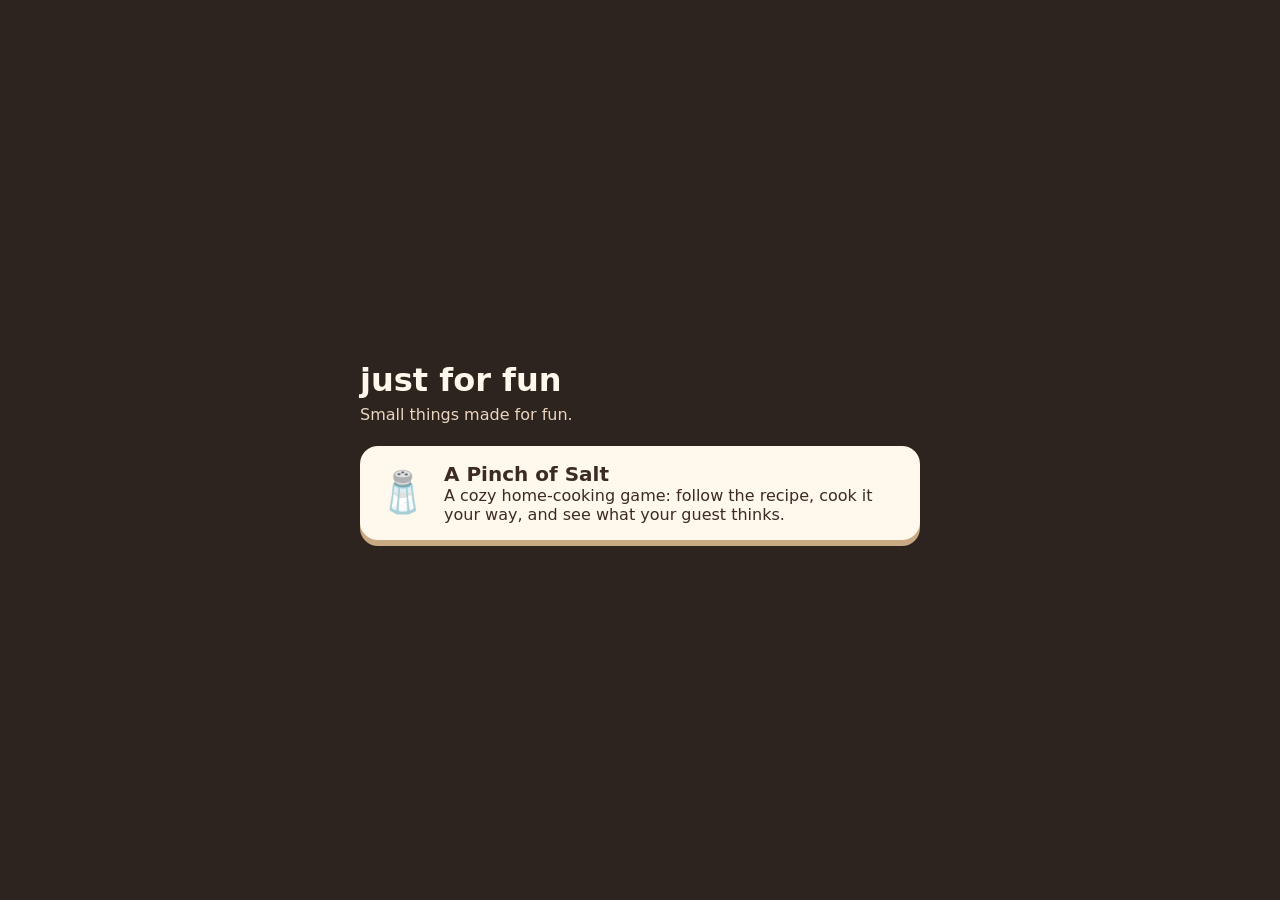
<file: index.html>
<!doctype html>
<html lang="en">
<head>
  <meta charset="utf-8">
  <meta name="viewport" content="width=device-width, initial-scale=1">
  <title>just for fun</title>
  <style>
    body { margin: 0; min-height: 100vh; display: grid; place-items: center; background: #2d241f; color: #fff8ec; font-family: system-ui, sans-serif; padding: 16px; box-sizing: border-box; }
    main { max-width: 560px; width: 100%; }
    h1 { font-size: 32px; margin: 0 0 6px; }
    p { color: #e8d6bf; margin: 0 0 22px; }
    a.card { display: flex; gap: 16px; align-items: center; background: #fff8ec; color: #3c2b22; text-decoration: none; border-radius: 18px; padding: 16px 18px; box-shadow: 0 6px 0 #c9a983; }
    a.card:hover { transform: translateY(-2px); }
    .icon { font-size: 40px; }
    b { display: block; font-size: 20px; }
  </style>
</head>
<body>
  <main>
    <h1>just for fun</h1>
    <p>Small things made for fun.</p>
    <a class="card" href="pinch-of-salt/"><span class="icon">🧂</span><span><b>A Pinch of Salt</b>A cozy home-cooking game: follow the recipe, cook it your way, and see what your guest thinks.</span></a>
  </main>
</body>
</html>
</file>
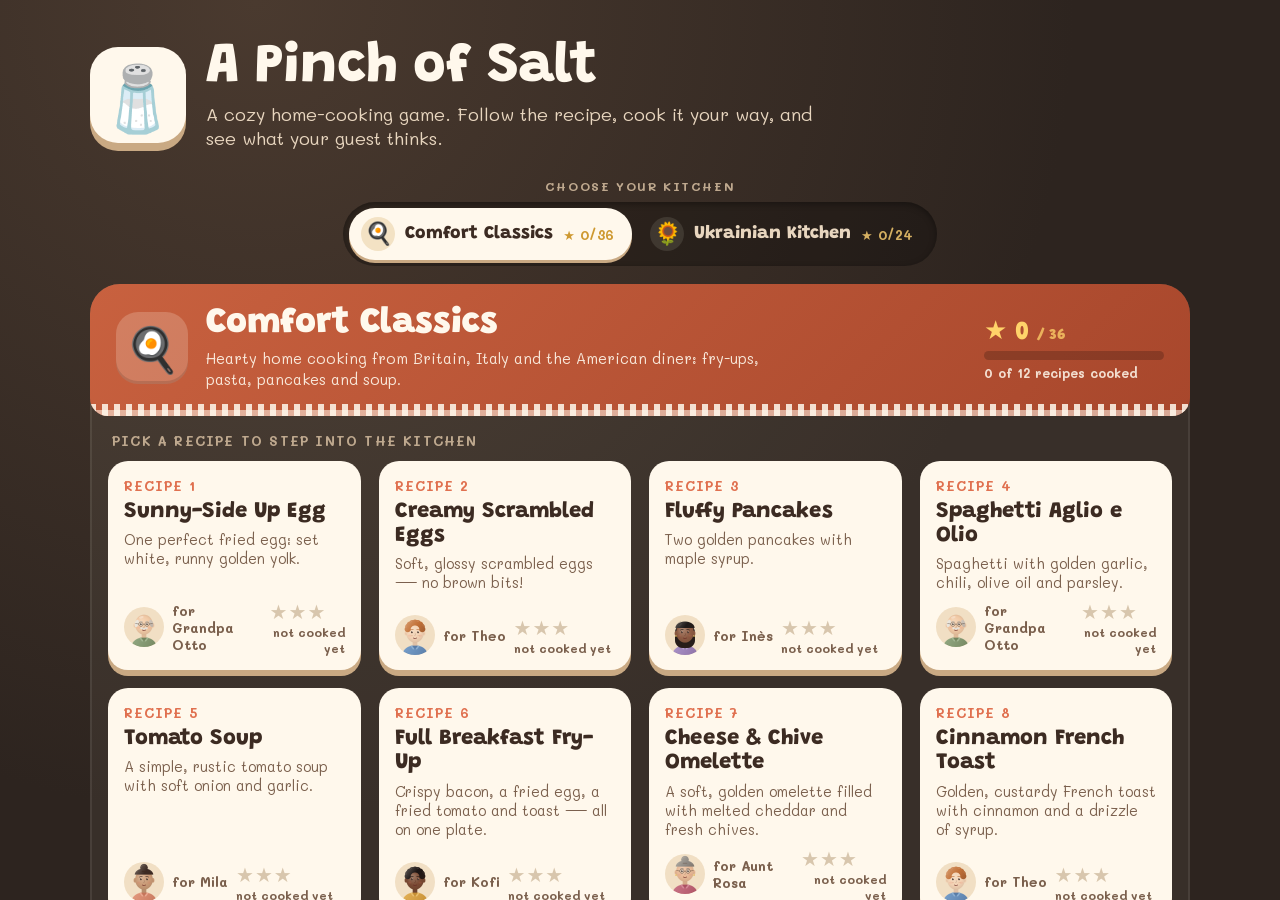
<file: pinch-of-salt/index.html>
<!doctype html>
<html lang="en">
<head>
  <meta charset="utf-8">
  <meta name="viewport" content="width=device-width, initial-scale=1">
  <title>A Pinch of Salt</title>
  <link rel="preconnect" href="https://fonts.googleapis.com">
  <link rel="stylesheet" href="https://fonts.googleapis.com/css2?family=Grandstander:wght@600;800;900&family=Mali:wght@500;600;700&display=swap">
  <link rel="stylesheet" href="css/style.css">
</head>
<body>
  <div id="app">
    <!-- level select -->
    <section id="menu" class="screen">
      <header class="menu-head">
        <div class="logo">🧂</div>
        <div>
          <h1>A Pinch of Salt</h1>
          <p class="tag">A cozy home-cooking game. Follow the recipe, cook it your way, and see what your guest thinks.</p>
        </div>
      </header>
      <div class="world-switch-wrap">
        <div class="ws-label">Choose your kitchen</div>
        <nav id="cuisines" class="world-switch" role="tablist" aria-label="Kitchen"></nav>
      </div>
      <section id="world" class="world" role="tabpanel">
        <div id="worldBanner" class="world-banner"></div>
        <div class="world-hint">Pick a recipe to step into the kitchen</div>
        <div id="levels" class="levels"></div>
      </section>
      <footer class="menu-foot">
        <button class="btn ghost" data-act="help">How to play</button>
        <button class="btn ghost" data-act="sound" id="soundBtnMenu">Sound: on</button>
        <button class="btn ghost" data-act="resetScores">Reset scores</button>
      </footer>
    </section>

    <!-- kitchen -->
    <section id="game" class="screen hidden">
      <div id="stage"><canvas id="cv"></canvas></div>
      <aside id="side">
        <div class="diner-card">
          <canvas id="dinerMini" width="160" height="160"></canvas>
          <div>
            <div class="for">Cooking for</div>
            <div class="name" id="dinerName"></div>
            <div class="best" id="bestLine"></div>
            <div class="cuisine-line" id="cuisineLine"></div>
          </div>
        </div>
        <div class="recipe-card" id="recipeCard"></div>
        <div class="controls">
          <div class="speed">
            <span>Time</span>
            <button class="btn small seg" data-speed="1">1×</button>
            <button class="btn small seg" data-speed="3">3×</button>
            <button class="btn small seg" data-speed="8">8×</button>
          </div>
          <div class="row">
            <button class="btn small" data-act="help">Help</button>
            <button class="btn small" data-act="sound" id="soundBtn">Sound</button>
            <button class="btn small" data-act="restart">Restart</button>
            <button class="btn small" data-act="menu">Menu</button>
          </div>
        </div>
      </aside>
    </section>

    <!-- verdict -->
    <div id="verdict" class="modal hidden">
      <div class="verdict-box">
        <div class="verdict-left">
          <canvas id="dinerBig" width="360" height="360"></canvas>
          <div class="verdict-name" id="verdictName"></div>
        </div>
        <div class="verdict-right">
          <div class="verdict-title" id="verdictTitle"></div>
          <div class="talk" id="talk"></div>
          <div class="result hidden" id="result">
            <div class="stars" id="stars"></div>
            <div class="score"><span id="scoreNum">0</span><small>/100</small></div>
            <div class="best-note" id="bestNote"></div>
            <details id="details"><summary>What the guest noticed</summary><div id="detailBody"></div></details>
            <div class="row">
              <button class="btn" data-act="retry">Cook again</button>
              <button class="btn primary" data-act="next" id="nextBtn">Next recipe</button>
              <button class="btn ghost" data-act="menu">Menu</button>
            </div>
          </div>
        </div>
      </div>
    </div>

    <!-- help -->
    <div id="help" class="modal hidden">
      <div class="help-box">
        <h2>How to cook</h2>
        <ul>
          <li><b>Cuisines:</b> each cuisine stocks the kitchen with its own ingredients. Pick one at the top of the menu.</li>
          <li><b>Drag</b> food and containers around. Pans, pots, plates and bowls live on the wall — drag them down to the counter or the stove.</li>
          <li><b>Pour</b> by holding a jar, bottle or container over another container. Pouring starts after a moment; let go when you have enough. The amount is shown as you pour.</li>
          <li><b>Eggs:</b> drop one into a bowl or pan, then click it to crack it. A boiled egg can be clicked to peel.</li>
          <li><b>Utensils</b> hang on the wall. Click one to pick it up, then:
            spoon / whisk — hold the mouse on a pot or bowl to stir or whisk ·
            spatula — click food in a pan to flip it, hold to stir ·
            tasting spoon — click a dish to taste it ·
            ladle — click a pot or bowl to scoop, then click (or drag to) where it should go: a pot of soup gives a bowlful, a thick batter or curd dough gives one dollop, so you can fry syrnyky or deruny side by side or drop dumplings into boiling water ·
            knife (on the cutting board) — click or hold on food on the board; more chops = finer pieces.
            Right-click or <b>Esc</b> puts it down.</li>
          <li><b>Stove:</b> click the right half of a knob to turn the heat up, the left half to turn it down (or scroll).</li>
          <li><b>Sink:</b> put a pot in the sink and click the tap to fill it. Hold a pot over the empty sink to drain the liquid — the solids stay in.</li>
          <li><b>Toaster:</b> drop bread in, press the lever. The dial sets how dark.</li>
          <li><b>Mixing:</b> whisking a bowl turns liquids, powders, cracked eggs and anything grated or minced into one batter.</li>
          <li><b>Compost:</b> drop food on it, or drop a container on it to empty it.</li>
          <li><b>Serve:</b> put the finished dish on the serving tray and ring the bell. Your guest only judges the food — not the steps you took.</li>
          <li>Hover over anything to see what it is, how hot it is and how cooked it is. Use the time buttons to speed up waiting.</li>
        </ul>
        <div class="row"><button class="btn primary" data-act="closeHelp">Let's cook</button></div>
      </div>
    </div>
  </div>

  <script src="js/util.js"></script>
  <script src="js/ingredients.js"></script>
  <script src="js/sim.js"></script>
  <script src="js/cuisines.js"></script>
  <script src="js/recipes.js"></script>
  <script src="js/judge.js"></script>
  <script src="js/draw.js"></script>
  <script src="js/art.js"></script>
  <script src="js/audio.js"></script>
  <script src="js/kitchen.js"></script>
  <script src="js/ui.js"></script>
</body>
</html>
</file>
<file: pinch-of-salt/css/style.css>
:root {
  --font-display: Grandstander, 'Trebuchet MS', system-ui, sans-serif;
  --font-body: Mali, 'Trebuchet MS', system-ui, sans-serif;
  --bg: #2d241f;
  --paper: #fff8ec;
  --paper-2: #f6ead6;
  --ink: #3c2b22;
  --ink-soft: #7a5f4c;
  --accent: #e0704f;
  --accent-2: #6f9b6a;
  --line: #e2cfb3;
  --star: #f3b33d;
}
* { box-sizing: border-box; }
html, body { margin: 0; height: 100%; background: var(--bg); color: var(--ink); font-family: var(--font-body); }
body { overflow: hidden; }
button { font-family: inherit; }
.hidden { display: none !important; }
#app { position: fixed; inset: 0; }
.screen { position: absolute; inset: 0; }

/* ---------- menu ---------- */
#menu { overflow-y: auto; background: radial-gradient(circle at 20% 0%, #4a3a2f 0%, #2d241f 60%); padding: 40px 16px 24px; }
.menu-head { max-width: 1100px; margin: 0 auto 28px; display: flex; gap: 20px; align-items: center; color: var(--paper); }
.logo { font-size: 64px; width: 96px; height: 96px; display: grid; place-items: center; background: var(--paper); border-radius: 28px; box-shadow: 0 8px 0 #c9a983; }
h1 { font-family: var(--font-display); font-weight: 800; font-size: clamp(34px, 5vw, 56px); margin: 0; letter-spacing: -0.5px; }
.tag { margin: 6px 0 0; color: #e8d6bf; font-size: 18px; max-width: 640px; }
.levels { max-width: 1100px; margin: 0 auto; display: grid; grid-template-columns: repeat(auto-fill, minmax(240px, 1fr)); gap: 18px; }
.level { background: var(--paper); border-radius: 20px; padding: 16px 16px 14px; cursor: pointer; border: none; text-align: left; color: var(--ink); box-shadow: 0 6px 0 #c9a983; transition: transform 0.12s ease, box-shadow 0.12s ease; display: flex; flex-direction: column; gap: 6px; min-height: 196px; }
.level:hover { transform: translateY(-3px); box-shadow: 0 9px 0 #c9a983; }
.level:active { transform: translateY(2px); box-shadow: 0 3px 0 #c9a983; }
.level .num { font-size: 13px; font-weight: 900; color: var(--accent); letter-spacing: 1px; text-transform: uppercase; }
.level .title { font-family: var(--font-display); font-size: 22px; font-weight: 800; line-height: 1.1; }
.level .blurb { font-size: 14.5px; color: var(--ink-soft); flex: 1; }
.level .foot { display: flex; align-items: center; justify-content: space-between; gap: 8px; }
.level .who { display: flex; align-items: center; gap: 8px; font-size: 13.5px; color: var(--ink-soft); font-weight: 800; }
.level canvas { width: 40px; height: 40px; border-radius: 50%; background: #f1dfc4; }
.level .st { font-size: 20px; letter-spacing: 1px; color: #d8c6ad; white-space: nowrap; }
.level .st b { color: var(--star); font-weight: 900; }
.level .sc { font-size: 12px; color: var(--ink-soft); font-weight: 800; text-align: right; }
.level.free { background: #e9f2e4; box-shadow: 0 6px 0 #a9c49f; }
.menu-foot { max-width: 1100px; margin: 26px auto 0; display: flex; gap: 10px; flex-wrap: wrap; }

/* ---------- buttons ---------- */
.btn { border: none; background: var(--paper-2); color: var(--ink); font-weight: 800; font-size: 15px; padding: 10px 16px; border-radius: 12px; cursor: pointer; box-shadow: 0 3px 0 #cdb291; }
.btn:hover { filter: brightness(1.04); }
.btn:active { transform: translateY(2px); box-shadow: 0 1px 0 #cdb291; }
.btn.primary { background: var(--accent); color: #fff; box-shadow: 0 3px 0 #a94d33; }
.btn.ghost { background: transparent; color: #f1e2cd; box-shadow: inset 0 0 0 2px #6a5646; }
.verdict-box .btn.ghost { color: var(--ink-soft); box-shadow: inset 0 0 0 2px var(--line); }
.btn.small { font-size: 13.5px; padding: 7px 11px; border-radius: 10px; }
.btn.seg.on { background: var(--accent-2); color: #fff; box-shadow: 0 3px 0 #4b7347; }

/* ---------- game ---------- */
#game { display: flex; }
#stage { flex: 1; position: relative; min-width: 0; }
#cv { position: absolute; inset: 0; width: 100%; height: 100%; display: block; touch-action: none; }
#side { width: clamp(270px, 24vw, 360px); flex: none; background: var(--paper); display: flex; flex-direction: column; border-left: 6px solid #c9a983; }
.diner-card { display: flex; gap: 12px; align-items: center; padding: 14px 16px; background: var(--paper-2); border-bottom: 2px dashed var(--line); }
.diner-card canvas { width: 72px; height: 72px; border-radius: 50%; background: #f1dfc4; flex: none; }
.diner-card .for { font-size: 12px; font-weight: 900; color: var(--ink-soft); text-transform: uppercase; letter-spacing: 1px; }
.diner-card .name { font-family: var(--font-display); font-size: 22px; font-weight: 800; }
.diner-card .best { font-size: 13px; color: var(--ink-soft); font-weight: 700; }
.recipe-card { flex: 1; overflow-y: auto; padding: 14px 18px 18px; font-size: 15px; line-height: 1.45; }
.recipe-card h2 { font-family: var(--font-display); font-size: 25px; margin: 2px 0 4px; line-height: 1.1; }
.recipe-card .blurb { margin: 0 0 8px; color: var(--ink-soft); font-style: italic; }
.recipe-card h3 { font-size: 13px; text-transform: uppercase; letter-spacing: 1.2px; color: var(--accent); margin: 14px 0 6px; }
.recipe-card ul { margin: 0; padding-left: 20px; }
.recipe-card ol { margin: 0; padding-left: 22px; }
.recipe-card li { margin: 3px 0; }
.recipe-card ol li { margin: 7px 0; }
.recipe-card .hint { margin-top: 14px; background: #fff1cf; border-radius: 12px; padding: 9px 12px; font-size: 14px; color: #6b4f2a; }
.recipe-card .free-tips li { margin: 6px 0; }
.controls { padding: 10px 14px 14px; border-top: 2px dashed var(--line); display: flex; flex-direction: column; gap: 8px; }
.controls .row, .verdict-box .row, .help-box .row { display: flex; gap: 8px; flex-wrap: wrap; }
.speed { display: flex; gap: 6px; align-items: center; font-weight: 900; font-size: 13px; color: var(--ink-soft); text-transform: uppercase; letter-spacing: 1px; }
.speed span { margin-right: 4px; }

/* ---------- modals ---------- */
.modal { position: fixed; inset: 0; background: rgba(30, 22, 18, 0.62); display: grid; place-items: center; padding: 16px; z-index: 10; }
.verdict-box { background: var(--paper); border-radius: 26px; width: min(880px, 100%); max-height: calc(100vh - 32px); overflow-y: auto; display: flex; gap: 10px; padding: 22px; box-shadow: 0 10px 0 #c9a983; }
.verdict-left { flex: none; width: 260px; display: flex; flex-direction: column; align-items: center; }
.verdict-left canvas { width: 260px; height: 260px; border-radius: 50%; background: radial-gradient(circle at 50% 40%, #fbe9cc, #efd2a8); }
.verdict-name { font-family: var(--font-display); font-size: 24px; font-weight: 800; margin-top: 8px; }
.verdict-right { flex: 1; min-width: 0; display: flex; flex-direction: column; gap: 10px; }
.verdict-title { font-weight: 900; color: var(--ink-soft); text-transform: uppercase; letter-spacing: 1.2px; font-size: 13px; }
.talk { display: flex; flex-direction: column; gap: 8px; }
.say { background: #fff; border-radius: 16px 16px 16px 4px; padding: 10px 14px; font-size: 17px; font-weight: 700; box-shadow: 0 2px 0 var(--line); animation: pop 0.25s ease-out; border-left: 5px solid #d8c6ad; }
.say.good { border-left-color: var(--accent-2); }
.say.bad { border-left-color: var(--accent); }
.say.meh { border-left-color: var(--star); }
.say.action { background: transparent; box-shadow: none; font-style: italic; color: var(--ink-soft); padding: 2px 4px; border: none; }
@keyframes pop { from { transform: translateY(6px) scale(0.97); opacity: 0; } to { transform: none; opacity: 1; } }
.result { margin-top: 6px; display: flex; flex-direction: column; gap: 10px; }
.stars { font-size: 44px; letter-spacing: 4px; color: #e0d2bd; line-height: 1; }
.stars .on { color: var(--star); display: inline-block; animation: starpop 0.35s ease-out both; }
@keyframes starpop { from { transform: scale(0.2) rotate(-40deg); } 70% { transform: scale(1.25); } to { transform: none; } }
.score { font-family: var(--font-display); font-size: 40px; font-weight: 800; }
.score small { font-size: 18px; color: var(--ink-soft); margin-left: 4px; }
.best-note { font-weight: 800; color: var(--accent-2); }
details { background: var(--paper-2); border-radius: 12px; padding: 8px 12px; font-size: 14.5px; }
summary { cursor: pointer; font-weight: 800; }
#detailBody p { margin: 6px 0; }
#detailBody .pen { color: var(--accent); font-weight: 900; margin-left: 6px; white-space: nowrap; }
.help-box { background: var(--paper); border-radius: 24px; width: min(760px, 100%); max-height: calc(100vh - 32px); overflow-y: auto; padding: 22px 26px; box-shadow: 0 10px 0 #c9a983; }
.help-box h2 { font-family: var(--font-display); margin: 0 0 8px; }
.help-box li { margin: 8px 0; line-height: 1.45; }

@media (max-width: 900px) {
  #game { flex-direction: column; }
  #side { width: 100%; height: 42%; border-left: none; border-top: 6px solid #c9a983; }
  #stage { flex: 1; }
  .verdict-box { flex-direction: column; align-items: center; }
  .verdict-left { width: 100%; }
  .verdict-left canvas { width: 180px; height: 180px; }
}

/* ---------- kitchens ("worlds") ---------- */
.world-switch-wrap { max-width: 1100px; margin: 0 auto 18px; display: flex; flex-direction: column; align-items: center; gap: 8px; }
.ws-label { font-size: 12px; font-weight: 800; letter-spacing: 1.6px; text-transform: uppercase; color: #bfa98f; }
.world-switch { display: inline-flex; gap: 6px; padding: 6px; border-radius: 999px; background: rgba(0, 0, 0, 0.28); box-shadow: inset 0 2px 6px rgba(0, 0, 0, 0.35); flex-wrap: wrap; justify-content: center; }
.world-pill { display: inline-flex; align-items: center; gap: 10px; border: none; cursor: pointer; border-radius: 999px; padding: 9px 18px 9px 12px; background: transparent; color: #e8d6bf; font-family: var(--font-display); font-weight: 800; font-size: 18px; transition: background 0.18s ease, color 0.18s ease; }
.world-pill:hover { background: rgba(255, 248, 236, 0.08); }
.world-pill .wp-icon { font-size: 22px; width: 34px; height: 34px; display: grid; place-items: center; border-radius: 50%; background: rgba(255, 248, 236, 0.1); }
.world-pill .wp-stars { font-family: var(--font-body); font-size: 13px; font-weight: 700; color: #e9c06a; opacity: 0.9; }
.world-pill.on { background: var(--paper); color: var(--ink); box-shadow: 0 3px 0 #c9a983; }
.world-pill.on .wp-icon { background: #f3e2c4; }
.world-pill.on .wp-stars { color: #c98f1d; }

.world { max-width: 1100px; margin: 0 auto; border-radius: 30px; padding: 0 18px 20px; background: rgba(255, 248, 236, 0.05); box-shadow: inset 0 0 0 2px rgba(255, 248, 236, 0.08); }
.world.enter { animation: worldIn 0.35s ease-out; }
@keyframes worldIn { from { opacity: 0; transform: translateY(10px); } to { opacity: 1; transform: none; } }
.world-banner { position: relative; margin: 0 -18px 0; padding: 22px 26px 26px; border-radius: 30px 30px 18px 18px; display: flex; align-items: center; gap: 18px; color: #fff8ec; overflow: hidden; }
.world-banner::after { content: ''; position: absolute; left: 0; right: 0; bottom: 0; height: 10px; }
.world.classics .world-banner { background: linear-gradient(135deg, #c8613f, #a8472c); }
.world.classics .world-banner::after { height: 12px; background: repeating-linear-gradient(90deg, rgba(255,248,236,0.85) 0 6px, transparent 6px 12px), repeating-linear-gradient(0deg, rgba(255,248,236,0.55) 0 6px, transparent 6px 12px); }
.world.ukrainian .world-banner { background: linear-gradient(135deg, #f7efe0, #efe2c9); color: var(--ink); }
.world.ukrainian .world-banner::after { height: 12px; background:
  repeating-linear-gradient(90deg, transparent 0 4px, #b8222b 4px 8px, transparent 8px 12px, #2a1d1a 12px 16px, transparent 16px 20px, #b8222b 20px 24px, transparent 24px 28px); opacity: 0.9; }
.wb-icon { font-size: 44px; width: 72px; height: 72px; flex: none; display: grid; place-items: center; border-radius: 22px; background: rgba(255, 248, 236, 0.2); box-shadow: inset 0 -3px 0 rgba(0, 0, 0, 0.12); }
.world.ukrainian .wb-icon { background: #fff; box-shadow: inset 0 -3px 0 rgba(120, 80, 40, 0.15); }
.wb-text { flex: 1; min-width: 0; }
.wb-title { display: flex; align-items: baseline; gap: 12px; flex-wrap: wrap; }
.wb-name { font-family: var(--font-display); font-size: clamp(26px, 3.4vw, 36px); font-weight: 900; line-height: 1.05; }
.wb-sub { font-size: 17px; font-weight: 700; opacity: 0.75; }
.wb-tag { margin-top: 4px; font-size: 15px; line-height: 1.4; opacity: 0.9; max-width: 560px; }
.wb-prog { flex: none; width: 180px; display: flex; flex-direction: column; gap: 5px; }
.wb-stars { font-family: var(--font-display); font-size: 26px; font-weight: 900; color: #ffd36a; }
.world.ukrainian .wb-stars { color: #c98f1d; }
.wb-stars small { font-size: 15px; opacity: 0.75; }
.wb-bar { height: 9px; border-radius: 9px; background: rgba(0, 0, 0, 0.2); overflow: hidden; }
.wb-bar i { display: block; height: 100%; border-radius: 9px; background: #ffd36a; }
.world.ukrainian .wb-bar { background: rgba(120, 80, 40, 0.15); }
.world.ukrainian .wb-bar i { background: #e0a12a; }
.wb-count { font-size: 12.5px; font-weight: 700; opacity: 0.85; }
.world-hint { margin: 16px 4px 12px; font-size: 13px; font-weight: 800; letter-spacing: 1.2px; text-transform: uppercase; color: #bfa98f; }
@media (max-width: 700px) {
  .world-banner { flex-wrap: wrap; }
  .wb-prog { width: 100%; }
  .world-pill { font-size: 15px; }
}
.level.soon { background: transparent; box-shadow: inset 0 0 0 2px #5a4838; color: #e8d6bf; cursor: default; }
.level.soon:hover, .level.soon:active { transform: none; box-shadow: inset 0 0 0 2px #5a4838; }
.level.soon .blurb { color: #cdb9a0; }
.diner-card .cuisine-line { font-size: 12px; font-weight: 800; color: var(--accent); margin-top: 2px; }
#side[data-cuisine="ukrainian"] .diner-card { border-bottom: 4px solid transparent; border-image: repeating-linear-gradient(90deg, #b8222b 0 6px, #fff8ec 6px 9px, #2a1d1a 9px 12px, #fff8ec 12px 15px) 4; }
</file>
